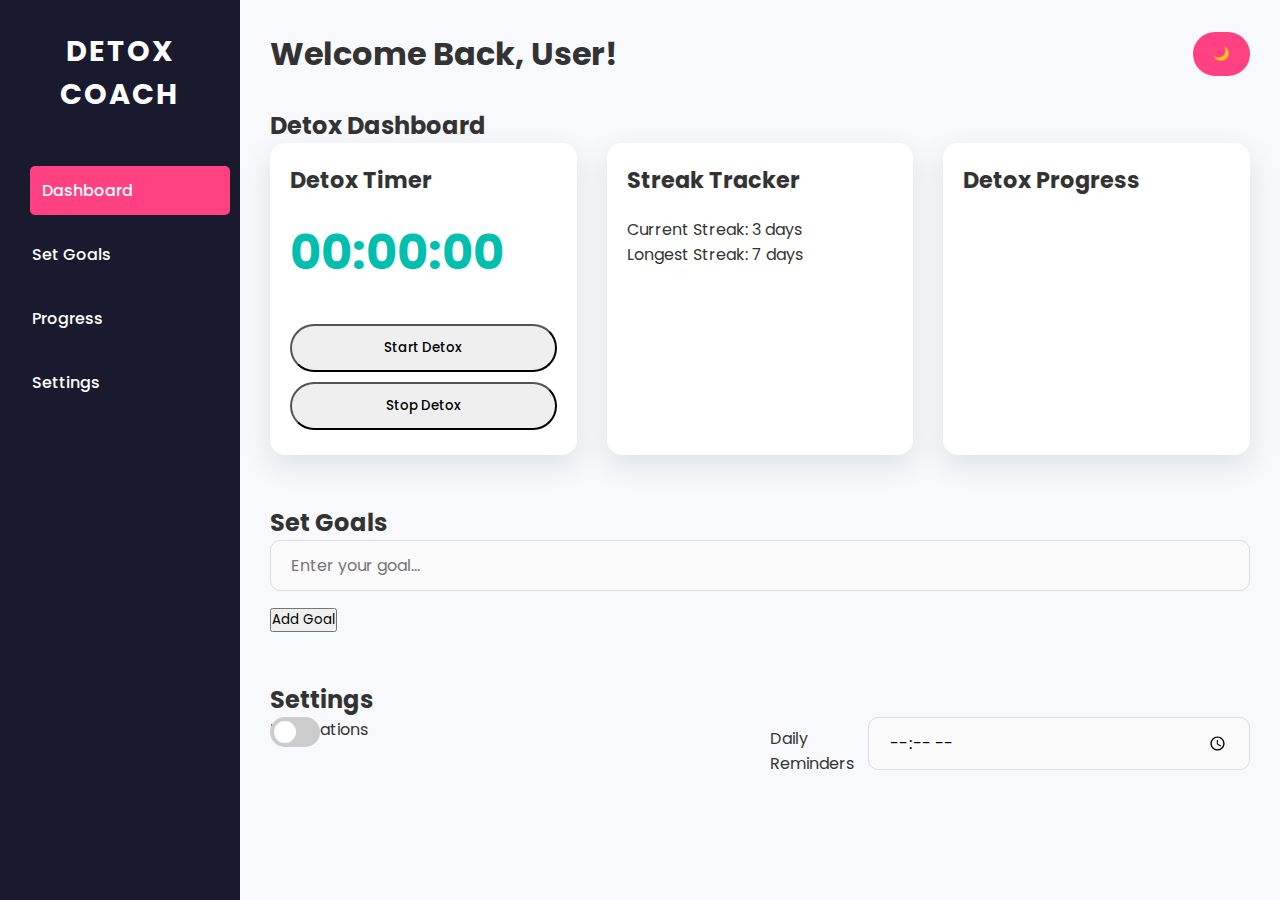
<file: index.html>
<!DOCTYPE html>
<html lang="en">
<head>
  <meta charset="UTF-8">
  <meta name="viewport" content="width=device-width, initial-scale=1.0">
  <title>Social Media Detox Coach</title>
  <link href="https://fonts.googleapis.com/css2?family=Poppins:wght@300;400;500;600&display=swap" rel="stylesheet">
  <link rel="stylesheet" href="styles.css">
</head>
<body>
  <div id="app">
    <!-- Sidebar -->
    <aside class="sidebar">
      <h2 class="logo">Detox Coach</h2>
      <nav>
        <a href="index.html" class="active">Dashboard</a>
        <a href="set-goals.html">Set Goals</a>
        <a href="progress.html">Progress</a>
        <a href="settings.html">Settings</a>
      </nav>
    </aside>

    <!-- Main Content -->
    <div class="main">
      <!-- Header -->
      <header>
        <h1>Welcome Back, User!</h1>
        <button id="theme-toggle" class="btn theme-btn">🌙</button>
      </header>

      <!-- Dashboard -->
      <section id="dashboard" class="section dashboard">
        <h2>Detox Dashboard</h2>
        <div class="dashboard-grid">
          <!-- Detox Timer -->
          <div class="card timer">
            <h3>Detox Timer</h3>
            <div id="timer-display">00:00:00</div>
            <button id="start-btn" class="btn primary">Start Detox</button>
            <button id="stop-btn" class="btn danger">Stop Detox</button>
          </div>

          <!-- Streak Tracker -->
          <div class="card streak">
            <h3>Streak Tracker</h3>
            <p>Current Streak: <span id="streak">3 days</span></p>
            <p>Longest Streak: <span id="longest-streak">7 days</span></p>
          </div>

          <!-- Progress Chart -->
          <div class="card chart">
            <h3>Detox Progress</h3>
            <canvas id="progress-chart"></canvas>
          </div>
        </div>
      </section>

      <!-- Goals -->
      <section id="goals" class="section">
        <h2>Set Goals</h2>
        <input type="text" id="goal-input" placeholder="Enter your goal..." />
        <button id="add-goal-btn" class="btn primary">Add Goal</button>
        <ul id="goal-list"></ul>
      </section>

      <!-- Settings -->
      <section id="settings" class="section">
        <h2>Settings</h2>
        <div class="settings-grid">
          <label class="switch">
            Notifications
            <input type="checkbox" id="notifications-toggle">
            <span class="slider"></span>
          </label>
          <label>
            Daily Reminders
            <input type="time" id="reminder-time" />
          </label>
        </div>
      </section>
    </div>
  </div>
  <script src="script.js"></script>
</body>
</html>
</file>
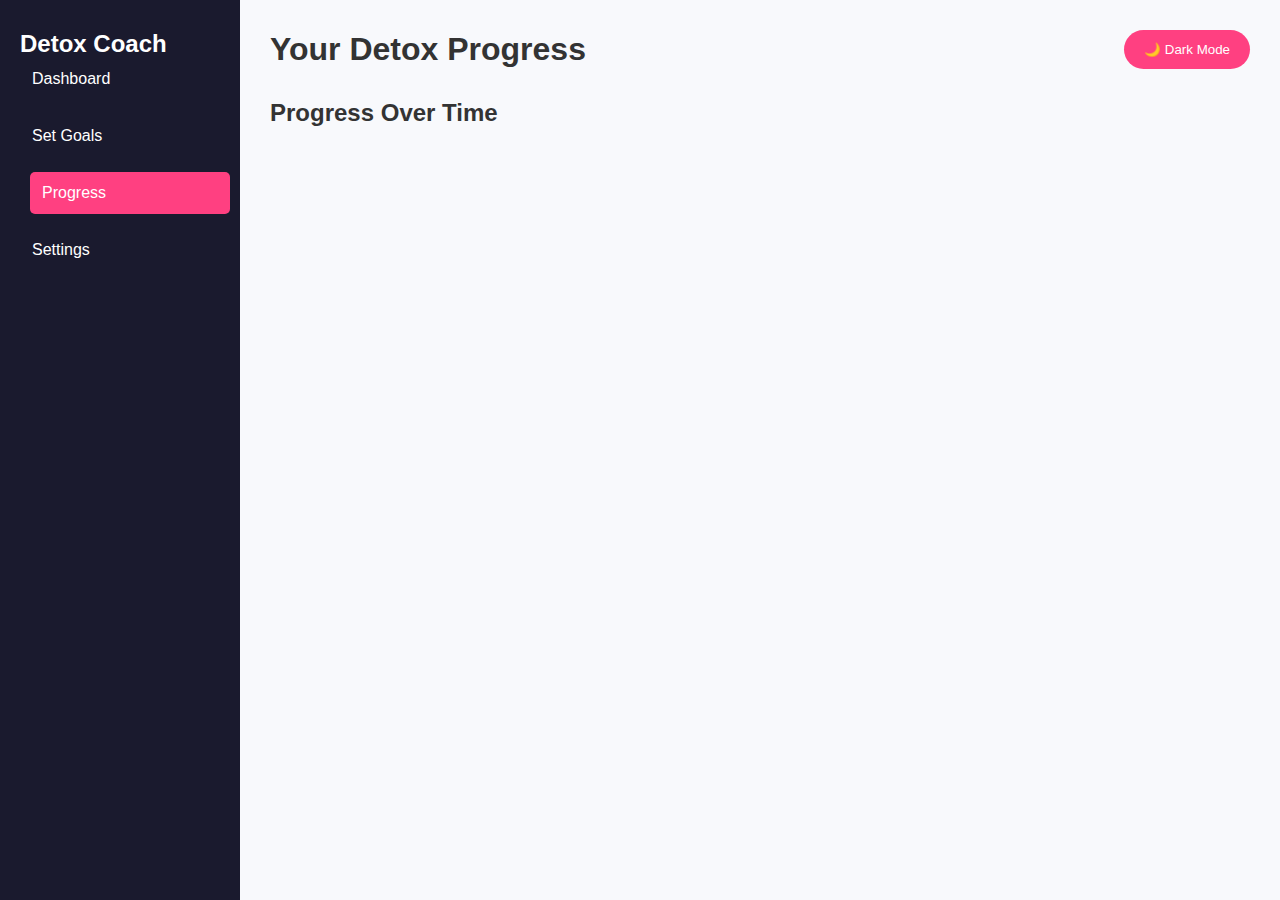
<file: progress.html>
<!DOCTYPE html>
<html lang="en">
<head>
  <meta charset="UTF-8">
  <meta name="viewport" content="width=device-width, initial-scale=1.0">
  <title>Progress - Detox Coach</title>
  <link rel="stylesheet" href="styles.css">
</head>
<body>
  <div id="app">
    <aside class="sidebar">
      <h2>Detox Coach</h2>
      <nav>
        <a href="index.html">Dashboard</a>
        <a href="set-goals.html">Set Goals</a>
        <a href="progress.html" class="active">Progress</a>
        <a href="settings.html">Settings</a>
      </nav>
    </aside>

    <div class="main">
      <header>
        <h1>Your Detox Progress</h1>
        <button id="theme-toggle" class="btn">🌙 Dark Mode</button>
      </header>

      <section id="progress" class="section">
        <h2>Progress Over Time</h2>
        <canvas id="progress-chart"></canvas>
      </section>
    </div>
  </div>
  <script src="script.js"></script>
</body>
</html>
</file>
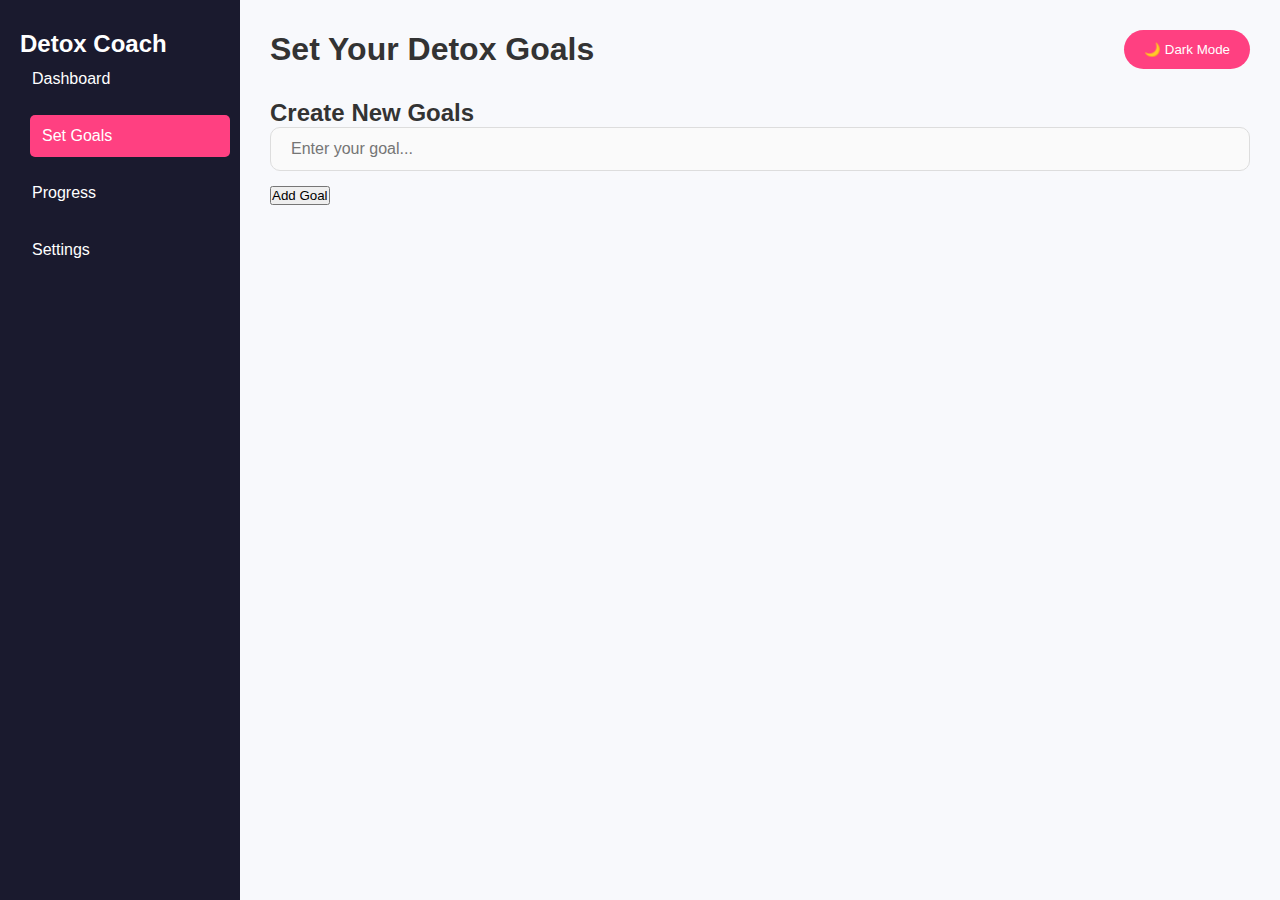
<file: set-goals.html>
<!DOCTYPE html>
<html lang="en">
<head>
  <meta charset="UTF-8">
  <meta name="viewport" content="width=device-width, initial-scale=1.0">
  <title>Set Goals - Detox Coach</title>
  <link rel="stylesheet" href="styles.css">
</head>
<body>
  <div id="app">
    <aside class="sidebar">
      <h2>Detox Coach</h2>
      <nav>
        <a href="index.html">Dashboard</a>
        <a href="set-goals.html" class="active">Set Goals</a>
        <a href="progress.html">Progress</a>
        <a href="settings.html">Settings</a>
      </nav>
    </aside>

    <div class="main">
      <header>
        <h1>Set Your Detox Goals</h1>
        <button id="theme-toggle" class="btn">🌙 Dark Mode</button>
      </header>

      <section id="goals" class="section">
        <h2>Create New Goals</h2>
        <input type="text" id="goal-input" placeholder="Enter your goal..." />
        <button id="add-goal-btn" class="btn primary">Add Goal</button>
        <ul id="goal-list"></ul>
      </section>
    </div>
  </div>
  <script src="script.js"></script>
</body>
</html>
</file>
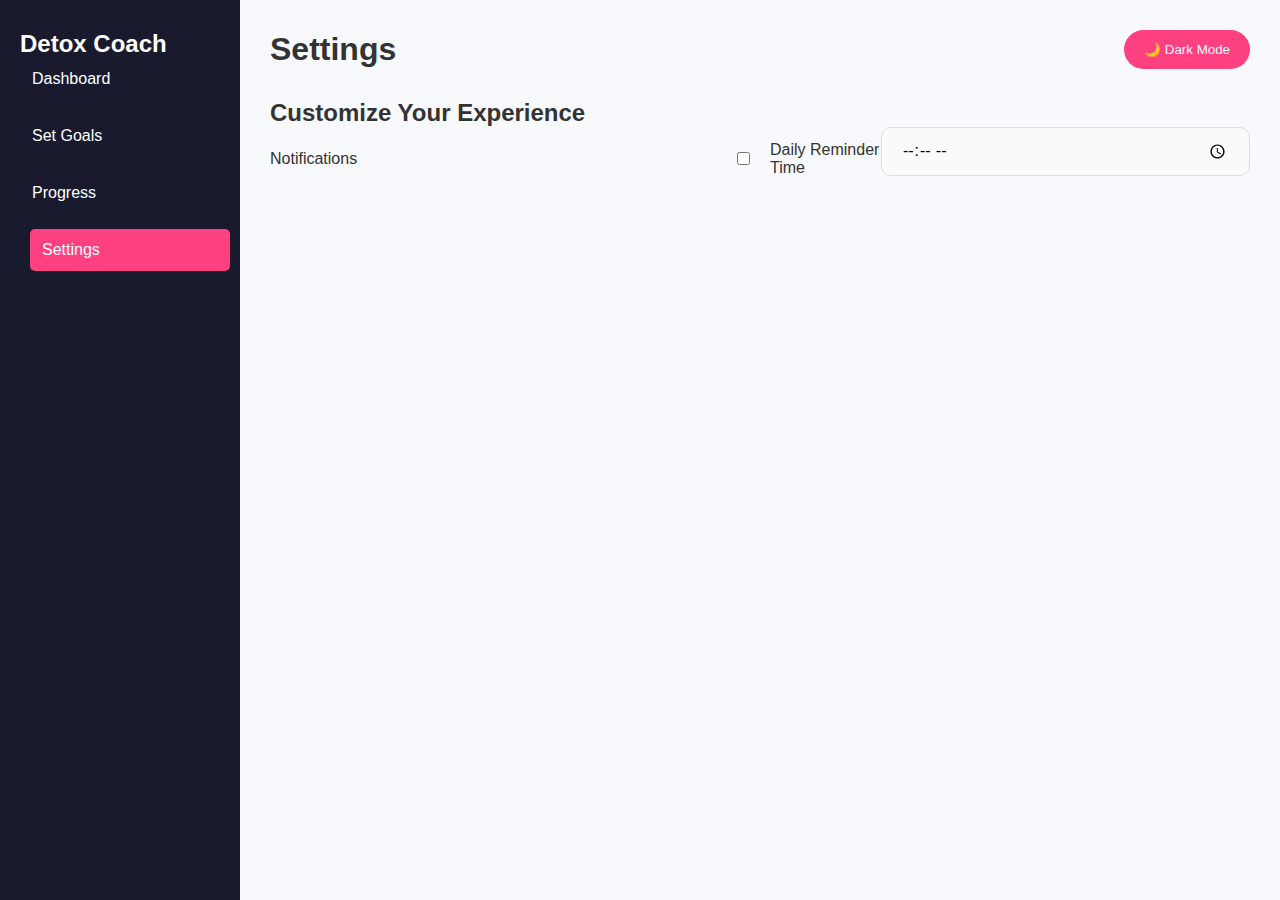
<file: settings.html>
<!DOCTYPE html>
<html lang="en">
<head>
  <meta charset="UTF-8">
  <meta name="viewport" content="width=device-width, initial-scale=1.0">
  <title>Settings - Detox Coach</title>
  <link rel="stylesheet" href="styles.css">
</head>
<body>
  <div id="app">
    <aside class="sidebar">
      <h2>Detox Coach</h2>
      <nav>
        <a href="index.html">Dashboard</a>
        <a href="set-goals.html">Set Goals</a>
        <a href="progress.html">Progress</a>
        <a href="settings.html" class="active">Settings</a>
      </nav>
    </aside>

    <div class="main">
      <header>
        <h1>Settings</h1>
        <button id="theme-toggle" class="btn">🌙 Dark Mode</button>
      </header>

      <section id="settings" class="section">
        <h2>Customize Your Experience</h2>
        <div class="settings-grid">
          <label>
            Notifications
            <input type="checkbox" id="notifications-toggle" />
          </label>
          <label>
            Daily Reminder Time
            <input type="time" id="reminder-time" />
          </label>
        </div>
      </section>
    </div>
  </div>
  <script src="script.js"></script>
</body>
</html>
</file>
<file: styles.css>
/* Reset */
* {
    margin: 0;
    padding: 0;
    box-sizing: border-box;
    font-family: 'Poppins', sans-serif;
  }
  
  /* Root variables */
  :root {
    --primary-color: #00BFAE;
    --secondary-color: #FF4081;
    --background-color: #F8F9FC;
    --sidebar-bg: #1A1A2E;
    --text-color: #333;
    --text-light: #8B8B8B;
    --button-hover: #00A78E;
    --card-bg: white;
    --shadow-color: rgba(0, 0, 0, 0.1);
  }
  
  /* Body */
  body {
    background-color: var(--background-color);
    color: var(--text-color);
    font-size: 16px;
    display: flex;
    height: 100vh;
  }
  
  /* App layout */
  #app {
    display: flex;
    flex: 1;
    height: 100%;
  }
  
  /* Sidebar */
  .sidebar {
    width: 240px;
    background-color: var(--sidebar-bg);
    color: white;
    padding: 30px 20px;
    display: flex;
    flex-direction: column;
    height: 100%;
    transition: width 0.3s ease;
  }
  
  .sidebar h2.logo {
    font-size: 1.8rem;
    margin-bottom: 50px;
    color: white;
    text-transform: uppercase;
    letter-spacing: 2px;
    text-align: center;
  }
  
  .sidebar nav a {
    color: white;
    text-decoration: none;
    padding: 12px;
    display: block;
    margin-bottom: 15px;
    border-radius: 5px;
    transition: background-color 0.3s ease;
    font-weight: 500;
  }
  
  .sidebar nav a:hover, .sidebar nav a.active {
    background-color: var(--primary-color);
    transform: translateX(10px);
  }
  
  .sidebar nav a.active {
    background-color: var(--secondary-color);
  }
  
  /* Main content */
  .main {
    flex: 1;
    padding: 30px;
    overflow-y: auto;
  }
  
  header {
    display: flex;
    justify-content: space-between;
    align-items: center;
    margin-bottom: 30px;
  }
  
  header h1 {
    font-size: 2rem;
    color: var(--text-color);
  }
  
  header .btn {
    background-color: var(--secondary-color);
    color: white;
    border: none;
    padding: 12px 20px;
    border-radius: 50px;
    cursor: pointer;
    font-weight: 500;
    transition: background-color 0.3s ease, transform 0.3s ease;
  }
  
  header .btn:hover {
    background-color: var(--button-hover);
    transform: scale(1.05);
  }
  
  section {
    margin-bottom: 50px;
  }
  
  .dashboard-grid {
    display: grid;
    grid-template-columns: repeat(auto-fit, minmax(300px, 1fr));
    gap: 30px;
  }
  
  .card {
    background-color: var(--card-bg);
    border-radius: 15px;
    padding: 20px;
    box-shadow: 0 10px 30px var(--shadow-color);
    transition: transform 0.3s ease, box-shadow 0.3s ease;
  }
  
  .card:hover {
    transform: translateY(-10px);
    box-shadow: 0 15px 35px var(--shadow-color);
  }
  
  .card h3 {
    font-size: 1.4rem;
    margin-bottom: 20px;
    color: var(--text-color);
  }
  
  #timer-display {
    font-size: 3rem;
    margin-bottom: 30px;
    font-weight: bold;
    color: var(--primary-color);
  }
  
  .card .btn {
    width: 100%;
    margin: 5px 0;
    border-radius: 30px;
    padding: 12px 20px;
    font-weight: 500;
  }
  
  input[type="text"], input[type="time"] {
    width: 100%;
    padding: 12px 20px;
    margin-bottom: 15px;
    border-radius: 10px;
    border: 1px solid #ddd;
    background-color: #fafafa;
    font-size: 1rem;
    transition: all 0.3s ease;
  }
  
  input[type="text"]:focus, input[type="time"]:focus {
    border-color: var(--primary-color);
    background-color: #fff;
  }
  
  ul {
    list-style: none;
  }
  
  ul li {
    background-color: #F5F5F5;
    padding: 15px;
    margin-bottom: 12px;
    border-radius: 10px;
    box-shadow: 0 5px 15px rgba(0, 0, 0, 0.1);
    font-size: 1rem;
  }
  
  .settings-grid {
    display: grid;
    grid-template-columns: repeat(2, 1fr);
    gap: 20px;
  }
  
  label {
    display: flex;
    justify-content: space-between;
    align-items: center;
  }
  
  .switch {
    position: relative;
    display: inline-block;
    width: 50px;
    height: 30px;
  }
  
  .switch input {
    opacity: 0;
    width: 0;
    height: 0;
  }
  
  .switch .slider {
    position: absolute;
    cursor: pointer;
    top: 0;
    left: 0;
    right: 0;
    bottom: 0;
    background-color: #ccc;
    transition: 0.3s;
    border-radius: 50px;
  }
  
  .switch .slider:before {
    position: absolute;
    content: "";
    height: 22px;
    width: 22px;
    border-radius: 50%;
    left: 4px;
    bottom: 4px;
    background-color: white;
    transition: 0.3s;
  }
  
  input:checked + .slider {
    background-color: #00BFAE;
  }
  
  input:checked + .slider:before {
    transform: translateX(20px);
  }
</file>
